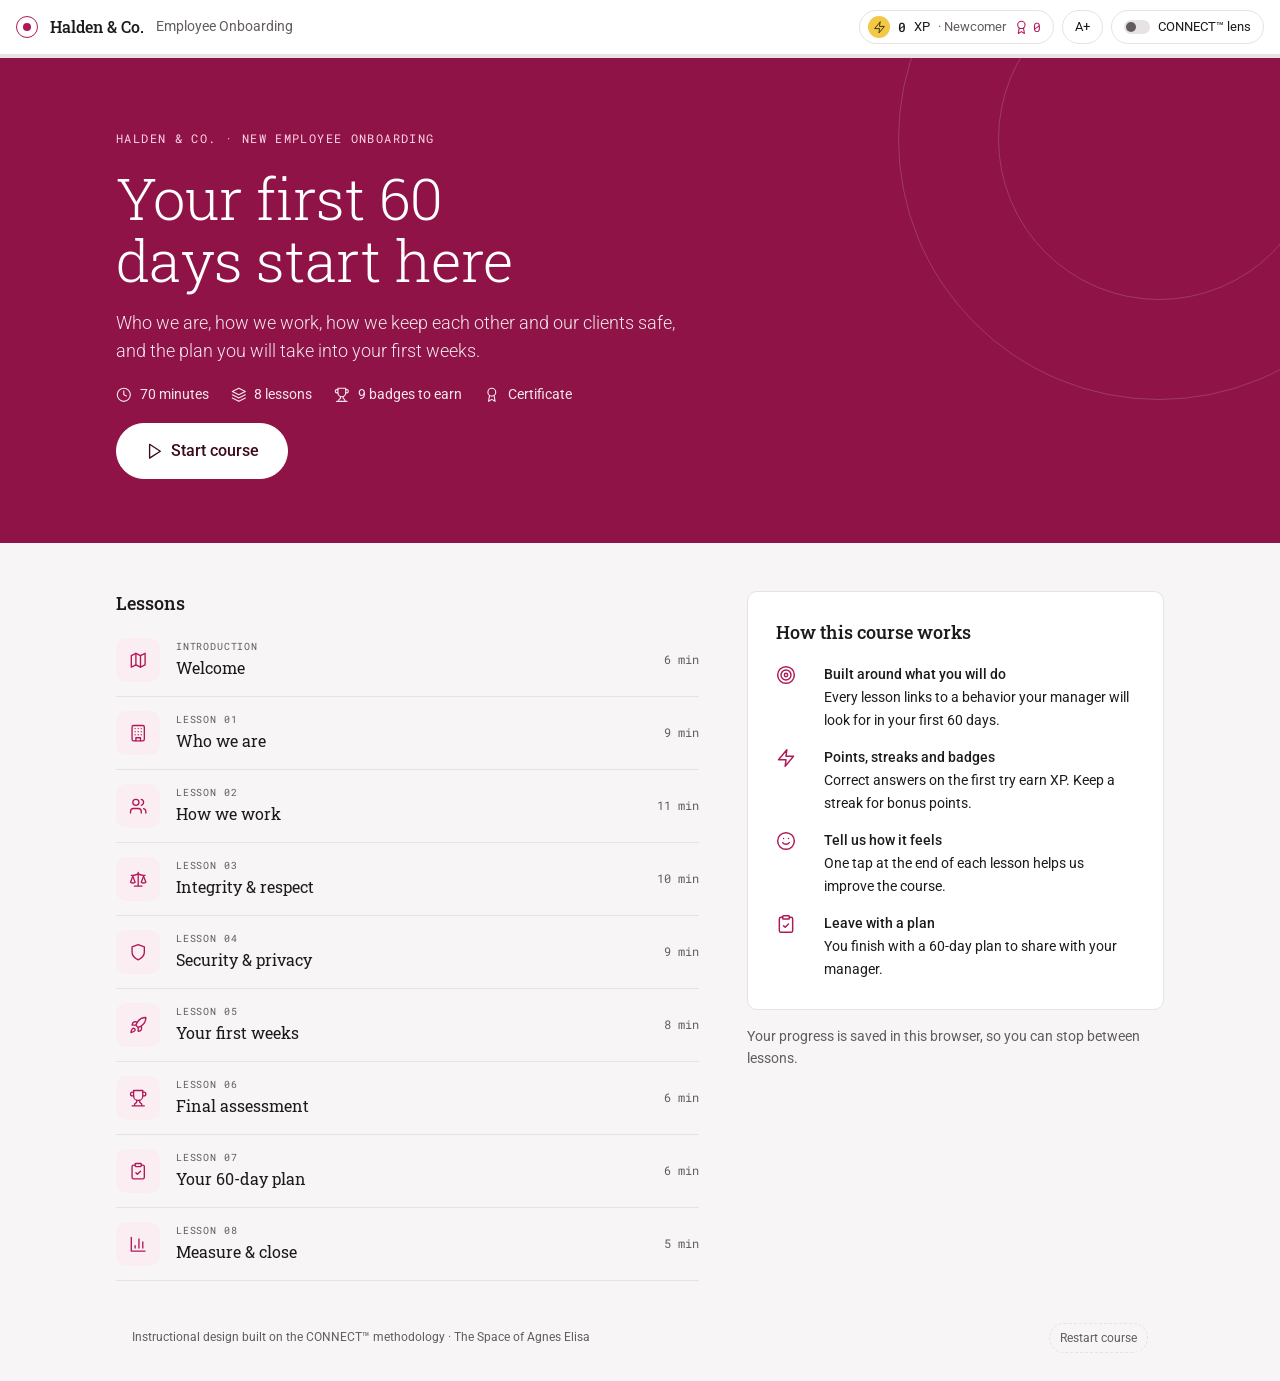
<file: index.html>
<!doctype html>
<html lang="en">
<head>
  <meta charset="utf-8">
  <meta name="viewport" content="width=device-width, initial-scale=1, viewport-fit=cover">
  <title>Halden Employee Onboarding</title>
  <meta name="description" content="Interactive employee onboarding course built on the CONNECT™ methodology.">
  <link rel="preconnect" href="https://fonts.googleapis.com">
  <link rel="preconnect" href="https://fonts.gstatic.com" crossorigin>
  <link rel="stylesheet" href="https://fonts.googleapis.com/css2?family=Roboto+Slab:wght@300;400;500;600&family=Roboto:wght@300;400;500;700&family=Roboto+Mono:wght@400;500&display=swap">
  <link rel="stylesheet" href="assets/css/styles.css">
</head>
<body>
<a class="sr skip" href="#lesson">Skip to lesson</a>

<header class="top">
  <div class="bar">
    <div class="brand">
      <button class="icon-btn" id="t-menu" aria-expanded="false" aria-controls="side" aria-label="Show lessons"></button>
      <span class="mark" aria-hidden="true"></span>
      <b>Halden &amp; Co.</b><span class="brand-sub">Employee Onboarding</span>
    </div>
    <div class="tools">
      <button class="xp-chip" id="t-xp" aria-haspopup="dialog" aria-label="Your points and badges"></button>
      <button class="tool" id="t-restart" aria-label="Restart course"></button>
      <button class="tool" id="t-size" aria-pressed="false" aria-label="Larger text">A+</button>
      <button class="tool" id="t-lens" aria-pressed="false" aria-label="CONNECT lens: design notes"><span class="switch" aria-hidden="true"></span><span>CONNECT<span class="lbl-long">™ lens</span></span></button>
    </div>
  </div>
  <div class="progress" aria-hidden="true"><i id="prog"></i></div>
</header>

<div class="shell">
  <aside class="side" id="side" aria-label="Course lessons"></aside>
  <div class="scrim" id="scrim"></div>
  <main class="main">
    <nav class="chain-scroll" aria-label="CONNECT traceability chain"><ol class="chain" id="chain"></ol></nav>
    <div class="content">
      <div class="lesson-col">
        <section class="lesson" id="lesson" tabindex="-1"></section>
      </div>
      <aside class="lens-panel" id="lens" aria-label="CONNECT lens: design notes for this screen"></aside>
    </div>
    <div class="player" id="player">
      <button class="btn ghost" id="back"></button>
      <span class="hint" id="hint" aria-live="polite"></span>
      <button class="btn" id="next"></button>
    </div>
    <footer class="foot">
      <span>Instructional design built on the CONNECT™ methodology · The Space of Agnes Elisa</span>
      <button class="chip" id="reset">Restart course</button>
    </footer>
  </main>
</div>

<div class="toasts" id="toasts" aria-live="polite"></div>
<div class="layer" id="layer" hidden></div>

<script src="assets/js/app.js"></script>
</body>
</html>
</file>
<file: assets/css/styles.css>
/* Halden Employee Onboarding
   Layout: header with points chip; lesson sidebar | lesson column (+ optional CONNECT lens); sticky player bar.
   Type: Roboto Slab for headings, Roboto for body, Roboto Mono for labels. */

:root {
  --bg: #f7f5f6;
  --surface: #ffffff;
  --ink: #1d1a1c;
  --muted: #625c60;
  --line: #e7e2e4;
  --vino: #b01857;
  --fushia: #ff257d;
  --tint: #fbeef3;
  --rose: #ffd3e5;
  --hero: #8f1347;
  --hero-ink: #ffffff;
  --good: #5f8f4c;
  --good-ink: #2f4a24;
  --good-tint: #eef5ea;
  --bad: #b3261e;
  --bad-tint: #fbeceb;
  --gold: #f2c846;
  --gold-ink: #5c4705;
  --gold-tint: #fdf6de;
  --on-accent: #ffffff;
  --scrim: rgba(29, 26, 28, .5);
  --shadow: 0 1px 2px rgba(29, 26, 28, .06), 0 8px 24px rgba(29, 26, 28, .06);
  --slab: 'Roboto Slab', Georgia, 'Times New Roman', serif;
  --font: 'Roboto', 'Helvetica Neue', Arial, sans-serif;
  --mono: 'Roboto Mono', ui-monospace, Menlo, Consolas, monospace;
  --fs: 16px;
}
@media (prefers-color-scheme: dark) {
  :root:not([data-theme="light"]) {
    --bg: #141113; --surface: #1d191b; --ink: #f3edf0; --muted: #a9a0a5; --line: #352e32;
    --vino: #ff92be; --fushia: #ff66a4; --tint: #2b1820; --rose: #4a2233; --hero: #4f0d29; --hero-ink: #ffffff;
    --good: #8fbf7a; --good-ink: #cfe5c4; --good-tint: #1f2a1b; --bad: #f2a29c; --bad-tint: #2e1716;
    --gold: #f2c846; --gold-ink: #f5e2a3; --gold-tint: #2c2612; --on-accent: #1d1a1c; --scrim: rgba(0, 0, 0, .65);
    --shadow: 0 1px 2px rgba(0, 0, 0, .4), 0 8px 24px rgba(0, 0, 0, .3);
    color-scheme: dark;
  }
}
:root[data-theme="dark"] {
  --bg: #141113; --surface: #1d191b; --ink: #f3edf0; --muted: #a9a0a5; --line: #352e32;
  --vino: #ff92be; --fushia: #ff66a4; --tint: #2b1820; --rose: #4a2233; --hero: #4f0d29; --hero-ink: #ffffff;
  --good: #8fbf7a; --good-ink: #cfe5c4; --good-tint: #1f2a1b; --bad: #f2a29c; --bad-tint: #2e1716;
  --gold: #f2c846; --gold-ink: #f5e2a3; --gold-tint: #2c2612; --on-accent: #1d1a1c; --scrim: rgba(0, 0, 0, .65);
  --shadow: 0 1px 2px rgba(0, 0, 0, .4), 0 8px 24px rgba(0, 0, 0, .3);
  color-scheme: dark;
}
:root.large { --fs: 18.5px; }

/* Base */
* { box-sizing: border-box; }
html { padding-top: env(safe-area-inset-top, 0px); }
body { margin: 0; background: var(--bg); color: var(--ink); font-family: var(--font); font-size: var(--fs); line-height: 1.6; -webkit-font-smoothing: antialiased; }
img { max-width: 100%; }
[hidden] { display: none !important; }
button, input, textarea, select { font: inherit; color: inherit; }
h1, h2, h3 { font-family: var(--slab); text-wrap: balance; margin: 0; }
p { margin: 0; }
:focus-visible { outline: 2px solid var(--fushia); outline-offset: 2px; border-radius: 3px; }
.sr { position: absolute; width: 1px; height: 1px; overflow: hidden; clip: rect(0 0 0 0); white-space: nowrap; }
.skip:focus { position: fixed; left: 16px; top: 16px; width: auto; height: auto; clip: auto; z-index: 100; background: var(--surface); padding: 8px 12px; border-radius: 6px; }

.ic { width: 1.15em; height: 1.15em; flex: none; fill: none; stroke: currentColor; stroke-width: 1.75; stroke-linecap: round; stroke-linejoin: round; vertical-align: -0.2em; }
.ic.fill { fill: currentColor; stroke: none; }

/* Header */
body::before { content: ""; position: fixed; inset: 0 0 auto; height: env(safe-area-inset-top, 0px); z-index: 30; background: var(--surface); }
.top { position: sticky; top: env(safe-area-inset-top, 0px); z-index: 20; background: var(--surface); border-bottom: 1px solid var(--line); }
.bar { display: flex; align-items: center; justify-content: space-between; gap: 12px; padding-block: 10px; padding-left: max(16px, env(safe-area-inset-left, 0px)); padding-right: max(16px, env(safe-area-inset-right, 0px)); }
.brand { display: flex; align-items: center; gap: 12px; min-width: 0; }
.brand b { font-family: var(--slab); font-weight: 500; white-space: nowrap; }
.brand-sub { color: var(--muted); font-size: .85em; white-space: nowrap; overflow: hidden; text-overflow: ellipsis; }
.mark { width: 22px; height: 22px; border: 1.5px solid var(--vino); border-radius: 50%; display: grid; place-items: center; flex: none; }
.mark::after { content: ""; width: 8px; height: 8px; background: var(--vino); border-radius: 50%; }
.tools { display: flex; align-items: center; gap: 8px; flex: none; }
.tool { border: 1px solid var(--line); background: transparent; border-radius: 999px; padding: 6px 12px; font-size: .8rem; cursor: pointer; display: inline-flex; align-items: center; gap: 8px; white-space: nowrap; }
.tool:hover { border-color: var(--muted); }
.tool[aria-pressed="true"] { background: var(--ink); color: var(--bg); border-color: var(--ink); }
.switch { width: 26px; height: 14px; border-radius: 7px; background: var(--line); position: relative; flex: none; }
.switch::after { content: ""; position: absolute; top: 2px; left: 2px; width: 10px; height: 10px; border-radius: 50%; background: var(--muted); transition: left .2s; }
.tool[aria-pressed="true"] .switch { background: var(--vino); }
.tool[aria-pressed="true"] .switch::after { left: 14px; background: var(--on-accent); }
.icon-btn { border: 1px solid var(--line); background: transparent; border-radius: 8px; width: 36px; height: 36px; display: none; place-items: center; cursor: pointer; flex: none; }
.xp-chip { display: inline-flex; align-items: center; gap: 8px; border: 1px solid var(--line); background: var(--surface); border-radius: 999px; padding: 5px 12px 5px 8px; cursor: pointer; font-size: .8rem; white-space: nowrap; }
.xp-chip:hover { border-color: var(--vino); }
.xp-chip .bolt { width: 22px; height: 22px; border-radius: 50%; background: var(--gold); color: #3b2f05; display: grid; place-items: center; }
.xp-chip .bolt .ic { width: 13px; height: 13px; }
.xp-chip b { font-family: var(--mono); font-weight: 500; font-variant-numeric: tabular-nums; }
.xp-chip .lv { color: var(--muted); }
.xp-chip .bdg { display: inline-flex; align-items: center; gap: 4px; color: var(--vino); font-family: var(--mono); }
.xp-chip.bump { animation: bump .5s ease; }
@keyframes bump { 40% { transform: scale(1.08); } }
.progress { height: 3px; background: var(--line); }
.progress i { display: block; height: 100%; width: 0; background: var(--vino); transition: width .4s ease; }

/* Shell */
.shell { display: grid; grid-template-columns: 300px minmax(0, 1fr); min-height: calc(100vh - 60px); }
.main { min-width: 0; display: flex; flex-direction: column; padding-left: max(16px, env(safe-area-inset-left, 0px)); padding-right: max(16px, env(safe-area-inset-right, 0px)); }
body.cover-on .shell { grid-template-columns: minmax(0, 1fr); }
body.cover-on .side, body.cover-on .player, body.cover-on .chain-scroll, body.cover-on .lens-panel { display: none; }
body.cover-on .main { padding-left: 0; padding-right: 0; }

/* Sidebar */
.side { background: var(--surface); border-right: 1px solid var(--line); position: sticky; top: calc(env(safe-area-inset-top, 0px) + 60px); height: calc(100vh - 60px - env(safe-area-inset-top, 0px)); overflow-y: auto; padding: 24px 16px 24px max(16px, env(safe-area-inset-left, 0px)); display: grid; align-content: start; gap: 20px; }
.side-head { display: grid; grid-template-columns: auto minmax(0, 1fr); gap: 14px; align-items: center; padding: 0 8px; }
.side-head h2 { font-weight: 400; font-size: 1.1rem; line-height: 1.3; }
.side-head p { font-size: .78rem; color: var(--muted); font-family: var(--mono); }
.ring { --p: 0; width: 52px; height: 52px; border-radius: 50%; display: grid; place-items: center; background: conic-gradient(var(--vino) calc(var(--p) * 1%), var(--line) 0); position: relative; }
.ring::before { content: ""; position: absolute; inset: 4px; border-radius: 50%; background: var(--surface); }
.ring span { position: relative; font-family: var(--mono); font-size: .72rem; font-variant-numeric: tabular-nums; }
.lessons { list-style: none; margin: 0; padding: 0; display: grid; gap: 2px; }
.lsn { all: unset; box-sizing: border-box; width: 100%; display: grid; grid-template-columns: 36px minmax(0, 1fr) 20px; gap: 12px; align-items: center; padding: 10px 8px; border-radius: 8px; cursor: pointer; }
.lsn:hover:not([aria-disabled="true"]) { background: var(--tint); }
.lsn:focus-visible { outline: 2px solid var(--fushia); }
.lsn[aria-disabled="true"] { cursor: default; opacity: .55; }
.lsn .tile { width: 36px; height: 36px; border-radius: 8px; display: grid; place-items: center; background: var(--bg); color: var(--muted); }
.lsn .t { display: grid; min-width: 0; }
.lsn .t small { font-family: var(--mono); font-size: .64rem; letter-spacing: .08em; text-transform: uppercase; color: var(--muted); }
.lsn .t span { font-size: .92rem; line-height: 1.3; }
.lsn .st { color: var(--muted); display: grid; place-items: center; }
.lessons li.current .lsn { background: var(--tint); }
.lessons li.current .tile { background: var(--vino); color: var(--on-accent); }
.lessons li.current .t span { color: var(--vino); font-weight: 500; }
.lessons li.done .st { color: var(--good); }
.lessons li.done .tile { color: var(--vino); }
.side-badges { padding: 16px 8px 0; border-top: 1px solid var(--line); display: grid; gap: 10px; }
.side-badges .row { gap: 6px; }
.mini-badge { width: 30px; height: 30px; border-radius: 50%; display: grid; place-items: center; background: var(--bg); color: var(--line); border: 1px dashed var(--line); }
.mini-badge.on { background: var(--hero); color: var(--gold); border: 0; }
.mini-badge .ic { width: 15px; height: 15px; }
.scrim { display: none; }

/* Chain */
.chain-scroll { overflow-x: auto; scrollbar-width: none; border-bottom: 1px solid var(--line); }
.chain-scroll::-webkit-scrollbar { display: none; }
.chain { display: flex; list-style: none; margin: 0 auto; padding: 10px 0; min-width: 720px; max-width: 1080px; }
.chain li { flex: 1; display: flex; align-items: center; gap: 6px; font-size: .76rem; color: var(--muted); white-space: nowrap; }
.chain li + li::before { content: "→"; color: var(--line); padding: 0 6px; }
.chain li .k { font-family: var(--mono); font-size: .64rem; letter-spacing: .06em; }
.chain li.on { color: var(--vino); font-weight: 500; }
.chain li.past { color: var(--ink); }

/* Content */
.content { display: grid; grid-template-columns: minmax(0, 760px); justify-content: center; gap: 48px; padding-block: 36px 32px; align-items: start; }
body.lens .content { grid-template-columns: minmax(0, 720px) 280px; }
.lesson-col { min-width: 0; }
.content { flex: 1 0 auto; }
.lesson { display: grid; gap: 28px; min-width: 0; }
.lesson:focus { outline: none; }

.lhead { display: grid; grid-template-columns: auto minmax(0, 1fr) auto; gap: 14px; align-items: center; padding-bottom: 18px; border-bottom: 1px solid var(--line); }
.lhead .tile { width: 44px; height: 44px; border-radius: 10px; background: var(--tint); color: var(--vino); display: grid; place-items: center; }
.lhead .tile .ic { width: 22px; height: 22px; }
.lhead small { display: block; font-family: var(--mono); font-size: .66rem; letter-spacing: .12em; text-transform: uppercase; color: var(--vino); }
.lhead b { font-family: var(--slab); font-weight: 400; font-size: 1.05rem; }
.lhead .steps { display: flex; gap: 4px; }
.lhead .steps i { width: 18px; height: 4px; border-radius: 2px; background: var(--line); }
.lhead .steps i.d { background: var(--muted); }
.lhead .steps i.c { background: var(--vino); }

.eyebrow { font-family: var(--mono); font-size: .72rem; letter-spacing: .12em; text-transform: uppercase; color: var(--vino); }
h1 { font-weight: 300; font-size: clamp(1.8rem, 3.6vw, 2.5rem); line-height: 1.18; letter-spacing: -.01em; }
h2 { font-weight: 500; font-size: 1.15rem; line-height: 1.35; }
h3 { font-weight: 500; font-size: 1rem; }
.head { display: grid; gap: 12px; }
.lead { font-size: 1.1em; font-weight: 300; color: var(--muted); max-width: 62ch; }
.body { max-width: 65ch; display: grid; gap: 12px; }
.muted { color: var(--muted); }
.small { font-size: .85rem; }
.footnote { font-size: .75rem; color: var(--muted); }
.mono-lab { font-family: var(--mono); font-size: .68rem; letter-spacing: .1em; text-transform: uppercase; color: var(--muted); display: inline-flex; align-items: center; gap: 6px; }
.counter { font-family: var(--mono); font-size: .75rem; color: var(--muted); }
.row { display: flex; gap: 10px; flex-wrap: wrap; align-items: center; }
.block { background: var(--surface); border: 1px solid var(--line); border-radius: 10px; padding: 28px; display: grid; gap: 18px; min-width: 0; box-shadow: var(--shadow); }
.block.flat { box-shadow: none; }
.rule { border: 0; border-top: 1px solid var(--line); margin: 0; width: 100%; }
.quote { font-family: var(--slab); font-size: 1.5rem; font-weight: 300; line-height: 1.35; max-width: 32ch; }
.callout { display: grid; grid-template-columns: auto minmax(0, 1fr); gap: 14px; padding: 18px 20px; border-radius: 10px; background: var(--tint); align-items: start; }
.callout .ic { width: 22px; height: 22px; color: var(--vino); }

/* Buttons */
.btn { border: 1px solid var(--ink); background: var(--ink); color: var(--bg); border-radius: 999px; padding: 11px 22px; cursor: pointer; font-weight: 500; font-size: .9rem; display: inline-flex; align-items: center; gap: 8px; justify-content: center; }
.btn:hover:not([disabled]) { background: var(--vino); border-color: var(--vino); color: var(--on-accent); }
.btn[disabled] { opacity: .35; cursor: not-allowed; }
.btn.ghost { background: transparent; color: var(--ink); border-color: var(--line); }
.btn.ghost:hover:not([disabled]) { border-color: var(--ink); background: transparent; color: var(--ink); }
.btn.accent { background: var(--vino); border-color: var(--vino); color: var(--on-accent); }
.btn.big { padding: 14px 28px; font-size: 1rem; }
.chip { border: 1px dashed var(--line); background: none; border-radius: 999px; padding: 4px 10px; font-size: .78rem; cursor: pointer; color: var(--muted); }
.chip:hover { border-color: var(--vino); color: var(--vino); }

/* Player bar */
.player { position: sticky; bottom: 0; z-index: 10; display: flex; justify-content: space-between; align-items: center; gap: 12px; max-width: 760px; width: 100%; margin: 0 auto; padding: 14px 0 calc(14px + env(safe-area-inset-bottom, 0px)); background: var(--bg); border-top: 1px solid var(--line); }
body.lens .player { max-width: 1048px; }
.player .hint { font-size: .8rem; color: var(--muted); flex: 1; text-align: center; min-width: 0; }
.foot { max-width: 1048px; width: 100%; margin: 0 auto; padding-block: 18px 28px; font-size: .75rem; color: var(--muted); display: flex; justify-content: space-between; gap: 12px; flex-wrap: wrap; align-items: center; }
body.cover-on .foot { padding-left: max(16px, env(safe-area-inset-left, 0px)); padding-right: max(16px, env(safe-area-inset-right, 0px)); }

/* Cover */
.cover-hero { background: var(--hero); color: var(--hero-ink); position: relative; overflow: hidden; }
.cover-hero::before, .cover-hero::after { content: ""; position: absolute; border: 1px solid rgba(255, 255, 255, .16); border-radius: 50%; }
.cover-hero::before { width: 520px; height: 520px; right: -140px; top: -180px; }
.cover-hero::after { width: 320px; height: 320px; right: -40px; top: -80px; }
.cover-in { max-width: 1080px; margin: 0 auto; padding: 72px max(16px, env(safe-area-inset-right, 0px)) 64px max(16px, env(safe-area-inset-left, 0px)); display: grid; gap: 18px; position: relative; z-index: 1; }
.cover-in .eyebrow { color: var(--rose); }
.cover-in h1 { font-weight: 300; font-size: clamp(2.2rem, 5.4vw, 3.6rem); max-width: 16ch; line-height: 1.08; }
.cover-in p { max-width: 56ch; font-weight: 300; font-size: 1.1rem; opacity: .9; }
.cover-meta { display: flex; flex-wrap: wrap; gap: 22px; font-size: .85rem; opacity: .9; }
.cover-meta span { display: inline-flex; align-items: center; gap: 8px; }
.cover-in .btn { justify-self: start; background: var(--hero-ink); color: #3a0a1e; border-color: var(--hero-ink); }
.cover-in .btn:hover { background: var(--rose); border-color: var(--rose); color: #3a0a1e; }
.cover-in .btn.over { background: transparent; color: var(--hero-ink); border-color: rgba(255, 255, 255, .55); }
.cover-in .btn.over:hover { background: rgba(255, 255, 255, .12); border-color: var(--hero-ink); color: var(--hero-ink); }
body.cover-on #t-restart { display: none; }
.dialog .icon-big { width: 72px; height: 72px; border-radius: 50%; background: var(--tint); color: var(--vino); display: grid; place-items: center; }
.dialog .icon-big .ic { width: 32px; height: 32px; }
.cover-body { max-width: 1080px; margin: 0 auto; padding: 48px max(16px, env(safe-area-inset-right, 0px)) 24px max(16px, env(safe-area-inset-left, 0px)); display: grid; grid-template-columns: minmax(0, 1.4fr) minmax(0, 1fr); gap: 48px; }
.cover-list { list-style: none; margin: 0; padding: 0; display: grid; }
.cover-list li { display: grid; grid-template-columns: 44px minmax(0, 1fr) auto; gap: 16px; align-items: center; padding-block: 14px; border-bottom: 1px solid var(--line); }
.cover-list .tile { width: 44px; height: 44px; border-radius: 10px; background: var(--tint); color: var(--vino); display: grid; place-items: center; }
.cover-list small { display: block; font-family: var(--mono); font-size: .64rem; letter-spacing: .08em; text-transform: uppercase; color: var(--muted); }
.cover-list b { font-family: var(--slab); font-weight: 400; }
.cover-list .min { font-family: var(--mono); font-size: .72rem; color: var(--muted); }
.cover-aside { display: grid; gap: 16px; align-content: start; }
.how { display: grid; gap: 14px; }
.how div { display: grid; grid-template-columns: 36px minmax(0, 1fr); gap: 12px; align-items: start; font-size: .9rem; }
.how .ic { width: 20px; height: 20px; color: var(--vino); margin-top: 2px; }
.how b { font-weight: 500; display: block; }

/* Gap tiles */
.gap { display: grid; grid-template-columns: repeat(2, minmax(0, 1fr)); gap: 12px; }
.gap > div { background: var(--surface); border: 1px solid var(--line); border-radius: 10px; padding: 20px; display: grid; gap: 4px; align-content: start; }
.gap .top-l { display: flex; justify-content: space-between; align-items: center; color: var(--muted); }
.gap .num { font-family: var(--slab); font-size: 2.1rem; font-weight: 300; font-variant-numeric: tabular-nums; line-height: 1.1; }
.gap .target { border-color: var(--vino); }
.gap .target .num, .gap .target .top-l { color: var(--vino); }

/* Choice buttons */
.choices { display: grid; gap: 10px; }
.choices.cols { grid-template-columns: repeat(auto-fit, minmax(10rem, 1fr)); }
.choice { text-align: left; background: var(--surface); border: 1.5px solid var(--line); border-radius: 10px; padding: 14px 16px; cursor: pointer; display: grid; grid-template-columns: auto minmax(0, 1fr); gap: 2px 12px; align-items: center; transition: border-color .15s, background-color .15s; }
.choice > .ic { color: var(--muted); width: 22px; height: 22px; }
.choice .txt { display: grid; gap: 2px; }
.choice b { font-weight: 500; }
.choice span { font-size: .86rem; color: var(--muted); }
.choice:hover:not([disabled]) { border-color: var(--muted); }
.choice[aria-pressed="true"], .choice[aria-checked="true"] { border-color: var(--vino); background: var(--tint); }
.choice[aria-pressed="true"] > .ic { color: var(--vino); }
.choice[disabled] { cursor: default; }
.choice.correct { border-color: var(--good); background: var(--good-tint); }
.choice.wrong { border-color: var(--bad); background: var(--bad-tint); }
.choice.dim { opacity: .55; }
.choice.big { grid-template-columns: minmax(0, 1fr); justify-items: center; text-align: center; padding: 20px 14px; gap: 8px; }
.choice.big > .ic { width: 30px; height: 30px; }

/* Quiz (Articulate-style) */
.quiz-top { display: flex; justify-content: space-between; align-items: center; gap: 12px; flex-wrap: wrap; }
.qdots { display: flex; gap: 6px; }
.qdots i { width: 26px; height: 6px; border-radius: 3px; background: var(--line); }
.qdots i.ok { background: var(--good); }
.qdots i.no { background: var(--bad); }
.qdots i.cur { background: var(--vino); }
.stats { display: flex; gap: 8px; }
.stat { display: inline-flex; align-items: center; gap: 6px; font-family: var(--mono); font-size: .75rem; padding: 4px 10px; border-radius: 999px; border: 1px solid var(--line); font-variant-numeric: tabular-nums; }
.stat.flame { color: var(--vino); }
.stat.flame.hot { background: var(--vino); color: var(--on-accent); border-color: var(--vino); }
.stat.pts .ic { color: var(--gold-ink); }
.qcard { background: var(--surface); border: 1px solid var(--line); border-radius: 12px; box-shadow: var(--shadow); overflow: hidden; }
.qcard .qhead { padding: 28px 28px 0; display: grid; gap: 10px; }
.qcard .qhead h2 { font-size: 1.35rem; font-weight: 400; }
.qcard .qbody { padding: 22px 28px 28px; display: grid; gap: 10px; }
.opt { display: grid; grid-template-columns: 32px minmax(0, 1fr) auto; gap: 14px; align-items: center; text-align: left; background: var(--surface); border: 1.5px solid var(--line); border-radius: 10px; padding: 12px 14px; cursor: pointer; transition: border-color .15s, background-color .15s; }
.opt:hover:not([disabled]) { border-color: var(--muted); }
.opt .lt { width: 32px; height: 32px; border-radius: 50%; border: 1.5px solid var(--line); display: grid; place-items: center; font-family: var(--mono); font-size: .8rem; color: var(--muted); }
.opt[aria-checked="true"] { border-color: var(--vino); background: var(--tint); }
.opt[aria-checked="true"] .lt { background: var(--vino); border-color: var(--vino); color: var(--on-accent); }
.opt[disabled] { cursor: default; }
.opt.correct { border-color: var(--good); background: var(--good-tint); }
.opt.correct .lt { background: var(--good); border-color: var(--good); color: var(--on-accent); }
.opt.wrong { border-color: var(--bad); background: var(--bad-tint); }
.opt.wrong .lt { background: var(--bad); border-color: var(--bad); color: var(--on-accent); }
.opt .mk { font-family: var(--mono); font-size: .66rem; letter-spacing: .08em; text-transform: uppercase; display: inline-flex; align-items: center; gap: 4px; }
.opt.correct .mk { color: var(--good-ink); }
.opt.wrong .mk { color: var(--bad); }
.qfoot { padding: 0 28px 28px; display: flex; justify-content: flex-end; }
.fb { margin: 0 28px 28px; border-radius: 10px; padding: 18px 20px; display: grid; grid-template-columns: auto minmax(0, 1fr); gap: 6px 14px; align-items: start; }
.fb .ic { width: 28px; height: 28px; }
.fb.ok { background: var(--good-tint); color: var(--good-ink); }
.fb.no { background: var(--bad-tint); color: var(--ink); }
.fb.no .ic { color: var(--bad); }
.fb b { font-family: var(--slab); font-weight: 500; font-size: 1.1rem; display: flex; gap: 10px; align-items: center; flex-wrap: wrap; }
.fb .xp { font-family: var(--mono); font-size: .75rem; font-weight: 500; background: var(--gold); color: #3b2f05; padding: 2px 8px; border-radius: 999px; }
.fb .acts { grid-column: 2; display: flex; justify-content: flex-end; margin-top: 8px; }

.result { text-align: center; display: grid; justify-items: center; gap: 16px; padding: 36px 28px; }
.score-ring { --p: 0; width: 140px; height: 140px; border-radius: 50%; display: grid; place-items: center; background: conic-gradient(var(--vino) calc(var(--p) * 1%), var(--line) 0); position: relative; }
.score-ring::before { content: ""; position: absolute; inset: 10px; border-radius: 50%; background: var(--surface); }
.score-ring div { position: relative; display: grid; }
.score-ring b { font-family: var(--slab); font-weight: 300; font-size: 2.2rem; line-height: 1; }
.score-ring small { font-family: var(--mono); font-size: .68rem; color: var(--muted); }
.stars { display: flex; gap: 6px; }
.stars .ic { width: 30px; height: 30px; color: var(--line); }
.stars .ic.on { color: var(--gold); }
.review { list-style: none; margin: 0; padding: 0; display: grid; gap: 8px; text-align: left; width: 100%; }
.review li { display: grid; grid-template-columns: auto minmax(0, 1fr); gap: 10px; font-size: .88rem; padding: 10px 12px; border-radius: 8px; background: var(--bg); }
.review .ic.ok { color: var(--good); }
.review .ic.no { color: var(--bad); }

/* Rating */
.rate-row { display: grid; grid-template-columns: auto minmax(0, 1fr) auto; gap: 8px 16px; align-items: center; padding-block: 14px; border-bottom: 1px solid var(--line); }
.rate-row:last-child { border-bottom: 0; }
.rate-row > .ic { color: var(--vino); width: 20px; height: 20px; }
.scale { display: flex; gap: 4px; }
.scale button { width: 36px; height: 36px; border-radius: 50%; border: 1px solid var(--line); background: var(--surface); cursor: pointer; font-family: var(--mono); font-size: .8rem; }
.scale button:hover { border-color: var(--muted); }
.scale button[aria-checked="true"] { background: var(--vino); border-color: var(--vino); color: var(--on-accent); }
.scale-legend { display: flex; justify-content: space-between; gap: 12px; font-size: .72rem; color: var(--muted); font-family: var(--mono); }

/* Path */
.path-row { display: grid; grid-template-columns: 40px minmax(0, 1fr) auto; gap: 4px 16px; padding-block: 16px; border-bottom: 1px solid var(--line); align-items: start; }
.path-row:last-child { border-bottom: 0; }
.path-row .tile { width: 40px; height: 40px; border-radius: 10px; background: var(--tint); color: var(--vino); display: grid; place-items: center; grid-row: span 2; }
.path-row b { font-family: var(--slab); font-weight: 400; }
.path-row .min { font-family: var(--mono); font-size: .72rem; color: var(--muted); white-space: nowrap; }
.trace { grid-column: 2 / -1; display: flex; flex-wrap: wrap; gap: 4px 14px; font-size: .78rem; color: var(--muted); }
.trace span::before { content: "↳ "; color: var(--line); }
.tag { display: inline-block; font-family: var(--mono); font-size: .62rem; letter-spacing: .08em; text-transform: uppercase; padding: 2px 8px; border-radius: 999px; margin-left: 8px; vertical-align: 3px; white-space: nowrap; }
.tag.focus { background: var(--vino); color: var(--on-accent); }
.tag.refresh { border: 1px solid var(--line); color: var(--muted); }

/* Flip cards */
.flips { display: grid; grid-template-columns: repeat(auto-fit, minmax(13rem, 1fr)); gap: 14px; }
.flip { all: unset; box-sizing: border-box; cursor: pointer; perspective: 1200px; display: block; min-width: 0; height: 100%; }
.flip:focus-visible { outline: 2px solid var(--fushia); outline-offset: 3px; border-radius: 12px; }
.flip-in { display: grid; height: 100%; transition: transform .6s cubic-bezier(.2, .7, .2, 1); transform-style: preserve-3d; min-height: 15.5rem; }
.flip[aria-pressed="true"] .flip-in { transform: rotateY(180deg); }
.face { grid-area: 1 / 1; backface-visibility: hidden; -webkit-backface-visibility: hidden; border-radius: 12px; padding: 22px; display: grid; align-content: start; gap: 10px; border: 1px solid var(--line); background: var(--surface); box-shadow: var(--shadow); }
.face.front { align-content: space-between; }
.face.front .ic.big { width: 40px; height: 40px; color: var(--vino); }
.face.front h3 { font-weight: 400; font-size: 1.3rem; line-height: 1.25; }
.face.front .hintline { font-family: var(--mono); font-size: .64rem; letter-spacing: .1em; text-transform: uppercase; color: var(--vino); display: flex; align-items: center; gap: 6px; }
.face.back { transform: rotateY(180deg); background: var(--hero); color: var(--hero-ink); border-color: var(--hero); font-size: .88rem; gap: 12px; }
.face.back h4 { margin: 0; font-family: var(--mono); font-size: .64rem; letter-spacing: .1em; text-transform: uppercase; font-weight: 500; display: flex; align-items: center; gap: 6px; color: #ffc2da; }
.face.back ul { margin: 0; padding-left: 1.1em; display: grid; gap: 4px; }

/* Tabs */
.tabs { display: flex; gap: 4px; border-bottom: 1px solid var(--line); overflow-x: auto; }
.tab { background: none; border: 0; border-bottom: 2px solid transparent; padding: 12px 14px; cursor: pointer; color: var(--muted); white-space: nowrap; margin-bottom: -1px; font-size: .92rem; display: inline-flex; align-items: center; gap: 8px; }
.tab[aria-selected="true"] { color: var(--ink); border-bottom-color: var(--vino); }
.tab[aria-selected="true"] .ic { color: var(--vino); }
.tab .seen { width: 6px; height: 6px; border-radius: 50%; background: var(--vino); }
.tabpanel { padding-top: 22px; display: grid; gap: 14px; }
.tabpanel ul { margin: 0; padding-left: 1.1em; display: grid; gap: 8px; }
.kv { display: grid; grid-template-columns: 10rem minmax(0, 1fr); gap: 12px 16px; font-size: .92rem; margin: 0; }
.kv dt { color: var(--muted); font-family: var(--mono); font-size: .7rem; padding-top: 3px; letter-spacing: .04em; text-transform: uppercase; display: flex; gap: 8px; align-items: flex-start; }
.kv dt .ic { color: var(--vino); width: 16px; height: 16px; }
.kv dd { margin: 0; }
.yours { display: inline-block; font-family: var(--mono); font-size: .6rem; letter-spacing: .08em; text-transform: uppercase; color: var(--on-accent); background: var(--vino); border-radius: 999px; padding: 1px 7px; }

/* Process (timeline) */
.process { display: grid; gap: 22px; }
.pdots { display: flex; position: relative; }
.pdots::before { content: ""; position: absolute; left: 20px; right: 20px; top: 20px; height: 1px; background: var(--line); }
.pdots button { all: unset; box-sizing: border-box; flex: 1; display: grid; justify-items: center; gap: 6px; cursor: pointer; position: relative; min-width: 0; }
.pdots button:focus-visible { outline: 2px solid var(--fushia); border-radius: 6px; }
.pdots .pt { width: 40px; height: 40px; border-radius: 50%; border: 1.5px solid var(--line); background: var(--surface); display: grid; place-items: center; color: var(--muted); position: relative; z-index: 1; }
.pdots .yr { font-family: var(--mono); font-size: .75rem; color: var(--muted); }
.pdots button.seen .pt { border-color: var(--vino); color: var(--vino); }
.pdots button[aria-selected="true"] .pt { background: var(--vino); border-color: var(--vino); color: var(--on-accent); }
.pdots button[aria-selected="true"] .yr { color: var(--vino); font-weight: 500; }
.pstep { display: grid; gap: 10px; }
.pstep h2 { font-weight: 300; font-size: 1.5rem; }
.pstep .so { display: grid; grid-template-columns: auto minmax(0, 1fr); gap: 10px; font-size: .9rem; padding: 14px 16px; background: var(--tint); border-radius: 8px; }
.pstep .so .ic { color: var(--vino); }
.pnav { display: flex; justify-content: space-between; gap: 10px; }

/* Bars */
.bars { display: grid; gap: 14px; }
.bar-row { display: grid; grid-template-columns: minmax(0, 13rem) minmax(0, 1fr) 3rem; gap: 14px; align-items: center; font-size: .88rem; }
.bar-row > span:first-child { display: flex; gap: 8px; align-items: center; }
.bar-track { height: 12px; background: var(--line); border-radius: 3px; overflow: hidden; }
.bar-track i { display: block; height: 100%; background: var(--vino); border-radius: 3px; }
.bar-row.dim .bar-track i { background: var(--muted); }
.bar-row .v { font-family: var(--mono); font-size: .8rem; text-align: right; font-variant-numeric: tabular-nums; }

/* Scenario */
.scene { display: grid; gap: 18px; }
.speaker { display: grid; grid-template-columns: auto minmax(0, 1fr); gap: 14px; align-items: start; }
.avatar { width: 48px; height: 48px; border-radius: 50%; background: var(--hero); color: var(--hero-ink); display: grid; place-items: center; font-family: var(--slab); font-size: 1rem; }
.bubble { background: var(--bg); border-radius: 4px 14px 14px 14px; padding: 14px 18px; display: grid; gap: 6px; }
.bubble small { font-family: var(--mono); font-size: .66rem; letter-spacing: .08em; text-transform: uppercase; color: var(--muted); display: flex; align-items: center; gap: 6px; }
.outcome { border-radius: 10px; padding: 18px 20px; display: grid; grid-template-columns: auto minmax(0, 1fr); gap: 6px 14px; }
.outcome .ic { width: 26px; height: 26px; }
.outcome.good { background: var(--good-tint); color: var(--good-ink); }
.outcome.mid { background: var(--gold-tint); color: var(--gold-ink); }
.outcome b { font-family: var(--slab); font-weight: 500; }

/* Match + sort */
.legend-chips { display: flex; flex-wrap: wrap; gap: 8px; }
.legend-chips span { display: inline-flex; align-items: center; gap: 6px; font-size: .8rem; padding: 4px 10px; border-radius: 999px; background: var(--bg); }
.legend-chips .ic { color: var(--vino); }
.mrow { display: grid; grid-template-columns: minmax(0, 1fr) 13rem; gap: 10px 20px; align-items: center; padding-block: 14px; border-bottom: 1px solid var(--line); }
.mrow:last-of-type { border-bottom: 0; }
.mrow .why { grid-column: 1 / -1; font-size: .84rem; display: flex; gap: 8px; align-items: flex-start; }
.mrow .why.ok { color: var(--good-ink); }
.mrow .why.no { color: var(--bad); }
select { width: 100%; border: 1px solid var(--line); background: var(--surface); border-radius: 8px; padding: 10px; }
select:focus { border-color: var(--vino); outline: none; box-shadow: 0 0 0 3px var(--tint); }
.seg { display: inline-flex; border: 1px solid var(--line); border-radius: 999px; overflow: hidden; flex-wrap: wrap; }
.seg button { border: 0; background: var(--surface); padding: 7px 12px; font-size: .78rem; cursor: pointer; border-right: 1px solid var(--line); display: inline-flex; gap: 6px; align-items: center; }
.seg button:last-child { border-right: 0; }
.seg button:hover:not([disabled]) { background: var(--tint); }
.seg button[disabled] { cursor: default; }
.seg button.correct { background: var(--good-tint); color: var(--good-ink); font-weight: 500; }
.seg button.picked { background: var(--bad-tint); color: var(--bad); }
.srow { display: grid; grid-template-columns: minmax(0, 1fr) auto; gap: 8px 20px; align-items: center; padding-block: 14px; border-bottom: 1px solid var(--line); }
.srow:last-child { border-bottom: 0; }
.srow .why { grid-column: 1 / -1; font-size: .84rem; color: var(--muted); }

/* Email hotspot */
.mail { border: 1px solid var(--line); border-radius: 12px; background: var(--surface); overflow: hidden; box-shadow: var(--shadow); }
.mail-bar { display: flex; align-items: center; gap: 8px; padding: 10px 16px; background: var(--bg); border-bottom: 1px solid var(--line); font-size: .78rem; color: var(--muted); }
.mail-head { padding: 16px 20px; border-bottom: 1px solid var(--line); display: grid; gap: 6px; font-size: .88rem; }
.mail-head .r { display: grid; grid-template-columns: 4.5rem minmax(0, 1fr); gap: 8px; }
.mail-head .r > span:first-child { color: var(--muted); font-family: var(--mono); font-size: .7rem; padding-top: 2px; }
.mail-body { padding: 20px; display: grid; gap: 12px; font-size: .92rem; }
.hs { all: unset; cursor: pointer; border-radius: 3px; padding: 0 2px; overflow-wrap: anywhere; }
.hs:hover { background: var(--tint); }
.hs:focus-visible { outline: 2px solid var(--fushia); }
.hs.found { background: var(--rose); color: var(--ink); }
.hs.miss { text-decoration: line-through; text-decoration-color: var(--muted); }
.hs sup { font-family: var(--mono); font-size: .62rem; color: var(--vino); margin-left: 2px; }
.fake-link { color: var(--vino); text-decoration: underline; }
.flags { list-style: none; margin: 0; padding: 0; display: grid; gap: 8px; }
.flags li { display: grid; grid-template-columns: 1.6rem minmax(0, 1fr); gap: 8px; font-size: .88rem; }
.flags li b { font-family: var(--mono); font-size: .72rem; color: var(--vino); padding-top: 2px; }
.status { font-family: var(--mono); font-size: .68rem; letter-spacing: .06em; text-transform: uppercase; padding: 3px 8px; border-radius: 999px; display: inline-flex; align-items: center; gap: 6px; }
.status.pending { background: var(--gold-tint); color: var(--gold-ink); }
.status.ok { background: var(--good-tint); color: var(--good-ink); }

/* Checklist */
.check { display: grid; grid-template-columns: auto 36px minmax(0, 1fr); gap: 2px 14px; padding-block: 12px; border-bottom: 1px solid var(--line); cursor: pointer; align-items: center; }
.check:last-child { border-bottom: 0; }
.check input { width: 20px; height: 20px; accent-color: var(--vino); }
.check .tile { width: 36px; height: 36px; border-radius: 8px; background: var(--tint); color: var(--vino); display: grid; place-items: center; }
.check span { display: grid; }
.check b { font-weight: 500; font-size: .95rem; }
.check small { color: var(--muted); font-size: .84rem; }

/* Inputs */
label.field { display: grid; gap: 6px; font-size: .88rem; }
label.field > span { color: var(--muted); }
input[type="text"], textarea { width: 100%; border: 1px solid var(--line); background: var(--surface); border-radius: 8px; padding: 10px 12px; line-height: 1.5; }
input[type="text"]:focus, textarea:focus { border-color: var(--vino); outline: none; box-shadow: 0 0 0 3px var(--tint); }
textarea { resize: vertical; min-height: 5em; }
.chips { display: flex; flex-wrap: wrap; gap: 6px; }
.ai { border: 1px solid var(--line); border-radius: 12px; overflow: hidden; }
.ai-head { display: flex; justify-content: space-between; align-items: center; gap: 12px; padding: 12px 16px; background: var(--tint); font-size: .82rem; flex-wrap: wrap; }
.ai-head > span:first-child { display: inline-flex; gap: 8px; align-items: center; }
.ai-head b { font-weight: 500; }
.ai-head .ic { color: var(--vino); }
.ai-body { padding: 16px; display: grid; gap: 12px; background: var(--surface); }
.ai-body textarea { font-family: var(--mono); font-size: .82rem; min-height: 12em; }

/* Measurement */
.loop-scroll { overflow-x: auto; }
.loop { display: grid; grid-template-columns: repeat(6, minmax(0, 1fr)); border: 1px solid var(--line); border-radius: 10px; overflow: hidden; min-width: 680px; }
.loop > div { padding: 14px 12px; display: grid; gap: 6px; align-content: start; border-right: 1px solid var(--line); background: var(--surface); }
.loop > div:last-child { border-right: 0; }
.loop .lab { font-family: var(--mono); font-size: .62rem; letter-spacing: .08em; text-transform: uppercase; color: var(--vino); display: flex; gap: 6px; align-items: center; }
.loop p { font-size: .8rem; line-height: 1.45; }
.dumb { display: grid; gap: 14px; }
.dumb-row { display: grid; grid-template-columns: minmax(0, 14rem) minmax(0, 1fr) 3rem; gap: 16px; align-items: center; font-size: .86rem; }
.dumb-track { position: relative; height: 22px; }
.dumb-track::before { content: ""; position: absolute; left: 0; right: 0; top: 50%; height: 1px; background: var(--line); }
.dumb-track .sg { position: absolute; top: 50%; height: 2px; margin-top: -1px; background: var(--vino); }
.dumb-track .dot { position: absolute; top: 50%; width: 12px; height: 12px; margin: -6px 0 0 -6px; border-radius: 50%; }
.dumb-track .dot.b { background: var(--surface); border: 2px solid var(--muted); }
.dumb-track .dot.a { background: var(--vino); }
.delta { font-family: var(--mono); font-size: .8rem; text-align: right; color: var(--vino); font-variant-numeric: tabular-nums; }
.axis { display: grid; grid-template-columns: minmax(0, 14rem) minmax(0, 1fr) 3rem; gap: 16px; }
.axis div { display: flex; justify-content: space-between; font-family: var(--mono); font-size: .66rem; color: var(--muted); }
.legend { display: flex; gap: 18px; font-size: .78rem; color: var(--muted); flex-wrap: wrap; }
.legend span { display: inline-flex; align-items: center; gap: 6px; }
.legend i { width: 10px; height: 10px; border-radius: 50%; display: inline-block; }

/* Journey map */
.jmap-scroll { overflow-x: auto; }
.jmap { width: 100%; border-collapse: collapse; font-size: .86rem; min-width: 620px; }
.jmap th { text-align: left; font-family: var(--mono); font-size: .62rem; letter-spacing: .08em; text-transform: uppercase; color: var(--muted); font-weight: 400; padding: 0 12px 10px 0; border-bottom: 1px solid var(--line); }
.jmap td { padding: 12px 12px 12px 0; border-bottom: 1px solid var(--line); vertical-align: middle; }
.jmap tr:last-child td { border-bottom: 0; }
.jmap .num { font-family: var(--mono); font-variant-numeric: tabular-nums; font-size: .8rem; }
.jmap .mname { display: flex; gap: 8px; align-items: center; }
.jmap .mname .ic { color: var(--vino); }
.pill { display: inline-flex; align-items: center; gap: 6px; font-size: .74rem; padding: 2px 10px; border-radius: 999px; white-space: nowrap; }
.pill.p1 { background: var(--good-tint); color: var(--good-ink); }
.pill.p2 { background: var(--tint); color: var(--ink); }
.pill.p3 { background: var(--gold-tint); color: var(--gold-ink); }
.pill.p0 { border: 1px solid var(--line); color: var(--muted); }
.mini-stars { display: inline-flex; gap: 2px; }
.mini-stars .ic { width: 14px; height: 14px; color: var(--line); }
.mini-stars .ic.on { color: var(--gold); }
.tbar { position: relative; height: 8px; background: var(--line); border-radius: 2px; width: 100%; min-width: 70px; }
.tbar i { position: absolute; left: 0; top: 0; bottom: 0; background: var(--vino); border-radius: 2px; }
.tbar b { position: absolute; top: -3px; bottom: -3px; width: 2px; background: var(--ink); }

/* Badges */
.badges { display: grid; grid-template-columns: repeat(auto-fill, minmax(8.5rem, 1fr)); gap: 12px; }
.badge { display: grid; justify-items: center; text-align: center; gap: 8px; padding: 16px 10px; border-radius: 10px; border: 1px solid var(--line); background: var(--surface); }
.badge .medal { width: 56px; height: 56px; border-radius: 50%; display: grid; place-items: center; background: var(--bg); color: var(--line); border: 1.5px dashed var(--line); }
.badge .medal .ic { width: 26px; height: 26px; }
.badge.on .medal { background: var(--hero); color: var(--gold); border: 3px solid var(--gold); }
.badge b { font-family: var(--slab); font-weight: 500; font-size: .88rem; line-height: 1.25; }
.badge small { font-size: .74rem; color: var(--muted); line-height: 1.35; }
.badge:not(.on) b { color: var(--muted); }
.level { display: grid; gap: 8px; }
.level-top { display: flex; justify-content: space-between; align-items: baseline; gap: 12px; flex-wrap: wrap; }
.level-top b { font-family: var(--slab); font-weight: 400; font-size: 1.3rem; }
.level-top span { font-family: var(--mono); font-size: .75rem; color: var(--muted); }
.level-track { height: 8px; background: var(--line); border-radius: 4px; overflow: hidden; }
.level-track i { display: block; height: 100%; background: linear-gradient(90deg, var(--vino), var(--fushia)); border-radius: 4px; }
.levels { display: flex; justify-content: space-between; font-family: var(--mono); font-size: .64rem; color: var(--muted); }

/* Certificate */
.cert { border: 1px solid var(--line); background: var(--surface); border-radius: 12px; padding: 44px 32px; display: grid; gap: 14px; text-align: center; justify-items: center; position: relative; box-shadow: var(--shadow); }
.cert::before { content: ""; position: absolute; inset: 10px; border: 1px solid var(--vino); border-radius: 6px; pointer-events: none; }
.cert .seal { width: 64px; height: 64px; border-radius: 50%; background: var(--hero); color: var(--gold); display: grid; place-items: center; border: 3px solid var(--gold); }
.cert .seal .ic { width: 30px; height: 30px; }
.cert .who { font-family: var(--slab); font-size: clamp(1.7rem, 4vw, 2.4rem); font-weight: 300; }
.cert .line { width: 48px; height: 1px; background: var(--vino); }
.cert dl { display: flex; gap: 32px; justify-content: center; flex-wrap: wrap; margin: 8px 0 0; }
.cert dt { font-family: var(--mono); font-size: .62rem; letter-spacing: .1em; color: var(--muted); text-transform: uppercase; }
.cert dd { margin: 0; font-family: var(--mono); font-size: .82rem; }

/* Lens */
.lens-panel { display: none; }
body.lens .lens-panel { display: block; }
.lens-card { position: sticky; top: calc(env(safe-area-inset-top, 0px) + 84px); border-left: 2px solid var(--vino); padding: 4px 0 4px 20px; display: grid; gap: 16px; }
.lens-card .eyebrow { display: flex; gap: 6px; align-items: center; }
.lens-card h3 { font-weight: 400; font-size: 1.2rem; }
.lens-item { display: grid; gap: 4px; }
.lens-item dt { font-family: var(--mono); font-size: .62rem; letter-spacing: .1em; text-transform: uppercase; color: var(--muted); }
.lens-item dd { margin: 0; font-size: .85rem; line-height: 1.5; }
.lens-tags { display: flex; flex-wrap: wrap; gap: 4px; }
.lens-tags span { font-size: .72rem; border: 1px solid var(--line); border-radius: 999px; padding: 1px 8px; color: var(--muted); }
.lens-tags span.on { border-color: var(--vino); color: var(--vino); }

/* Toasts + layers */
.toasts { position: fixed; z-index: 60; top: calc(env(safe-area-inset-top, 0px) + 70px); right: max(16px, env(safe-area-inset-right, 0px)); display: grid; gap: 8px; justify-items: end; pointer-events: none; }
.toast { display: inline-flex; align-items: center; gap: 8px; background: var(--ink); color: var(--bg); padding: 8px 14px; border-radius: 999px; font-size: .85rem; box-shadow: var(--shadow); animation: toast 2.4s ease forwards; }
.toast .bolt { width: 20px; height: 20px; border-radius: 50%; background: var(--gold); color: #3b2f05; display: grid; place-items: center; }
.toast .bolt .ic { width: 12px; height: 12px; }
.toast b { font-family: var(--mono); font-weight: 500; }
@keyframes toast { 0% { opacity: 0; transform: translateY(-8px); } 12%, 80% { opacity: 1; transform: none; } 100% { opacity: 0; transform: translateY(-6px); } }
.layer { position: fixed; inset: 0; z-index: 70; background: var(--scrim); display: grid; place-items: center; padding: 16px; }
.dialog { background: var(--surface); border-radius: 14px; max-width: 460px; width: 100%; max-height: calc(100vh - 32px); overflow-y: auto; box-shadow: 0 24px 64px rgba(0, 0, 0, .3); padding: 32px; display: grid; gap: 16px; animation: pop .35s cubic-bezier(.2, .8, .2, 1.2); }
.dialog.wide { max-width: 760px; }
.dialog.center { text-align: center; justify-items: center; }
.dialog-top { display: flex; justify-content: space-between; align-items: center; gap: 12px; }
.dialog h2 { font-weight: 400; font-size: 1.5rem; }
.dialog .medal-big { width: 96px; height: 96px; border-radius: 50%; background: var(--hero); color: var(--gold); display: grid; place-items: center; border: 4px solid var(--gold); }
.dialog .medal-big .ic { width: 44px; height: 44px; }
.x-btn { border: 1px solid var(--line); background: none; border-radius: 50%; width: 36px; height: 36px; display: grid; place-items: center; cursor: pointer; }
@keyframes pop { from { opacity: 0; transform: scale(.92); } to { opacity: 1; transform: none; } }

.fb, .result, .outcome, .callout { scroll-margin-bottom: 120px; scroll-margin-top: 90px; }
.fade { animation: fade .4s ease both; }
@keyframes fade { from { opacity: .001; transform: translateY(6px); } to { opacity: 1; transform: none; } }
@media (prefers-reduced-motion: reduce) {
  .fade, .dialog, .toast, .xp-chip.bump { animation: none; }
  .toast { animation: toast-still 2.4s linear forwards; }
  @keyframes toast-still { 0%, 85% { opacity: 1; } 100% { opacity: 0; } }
  .flip-in { transition: none; }
  * { transition: none !important; }
}

/* Responsive */
@media (max-width: 1240px) {
  body.lens .content { grid-template-columns: minmax(0, 760px); }
  body.lens .lens-panel { order: -1; }
  .lens-card { position: static; border-left: 0; border-top: 2px solid var(--vino); border-bottom: 1px solid var(--line); padding: 16px 0; }
  body.lens .player { max-width: 760px; }
}
@media (max-width: 960px) {
  .icon-btn { display: grid; }
  .shell { grid-template-columns: minmax(0, 1fr); }
  .side { position: fixed; z-index: 40; top: 0; bottom: 0; left: 0; height: auto; width: min(330px, 88vw);
    padding: calc(env(safe-area-inset-top, 0px) + 20px) 16px calc(env(safe-area-inset-bottom, 0px) + 20px) max(16px, env(safe-area-inset-left, 0px));
    transform: translateX(-105%); transition: transform .25s ease; visibility: hidden; }
  body.menu .side { transform: none; visibility: visible; }
  body.menu .scrim { display: block; position: fixed; inset: 0; z-index: 35; background: var(--scrim); }
  .cover-body { grid-template-columns: minmax(0, 1fr); }
}
@media (max-width: 600px) {
  .brand-sub, .brand b, .mark, .lbl-long, .xp-chip .lv { display: none; }
  .tools { gap: 4px; }
  .tool { padding: 6px 9px; }
  .xp-chip { padding: 4px 9px 4px 5px; gap: 6px; }
  .xp-chip .bdg, #t-lens > span:last-child { display: none; }
  .content { padding-block: 22px 20px; }
  .block { padding: 20px; }
  .qcard .qhead { padding: 20px 20px 0; }
  .qcard .qbody { padding: 18px 20px 20px; }
  .qfoot { padding: 0 20px 20px; }
  .fb { margin: 0 20px 20px; }
  .gap { grid-template-columns: minmax(0, 1fr); }
  .rate-row { grid-template-columns: auto minmax(0, 1fr); }
  .rate-row .scale { grid-column: 1 / -1; }
  .mrow, .srow { grid-template-columns: minmax(0, 1fr); }
  .dumb-row, .axis { grid-template-columns: minmax(0, 1fr) 3rem; }
  .dumb-row > :first-child { grid-column: 1 / -1; }
  .axis > :first-child { display: none; }
  .bar-row { grid-template-columns: minmax(0, 1fr) 3rem; }
  .bar-row > :first-child { grid-column: 1 / -1; }
  .kv { grid-template-columns: minmax(0, 1fr); gap: 2px; }
  .kv dd { margin-bottom: 10px; }
  .lhead { grid-template-columns: auto minmax(0, 1fr); }
  .lhead .steps { grid-column: 1 / -1; }
  .pdots .yr { font-size: .66rem; }
  .pdots .pt { width: 34px; height: 34px; }
  .pdots::before { top: 17px; }
  .player .hint { display: none; }
  .cover-in { padding-top: 48px; padding-bottom: 44px; }
  .cert { padding: 36px 18px; }
  .dialog { padding: 24px; }
}
</file>
